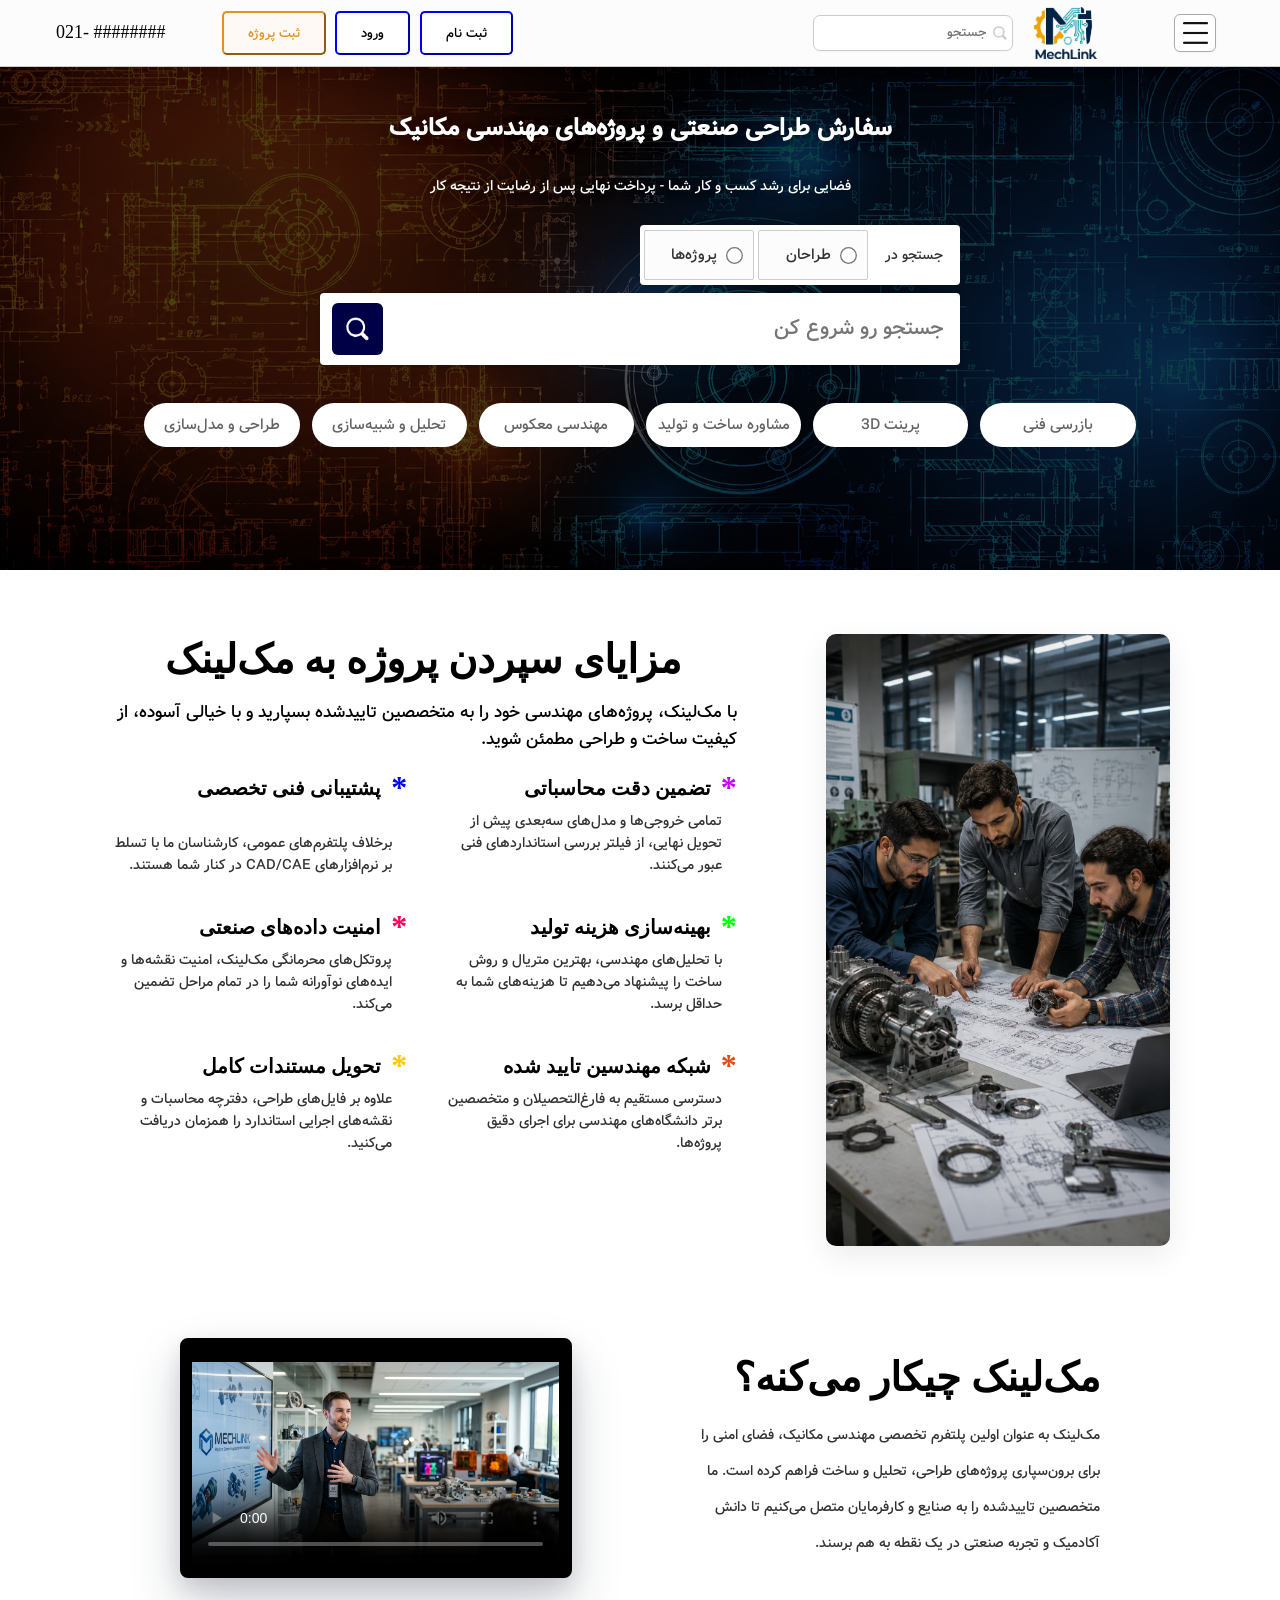
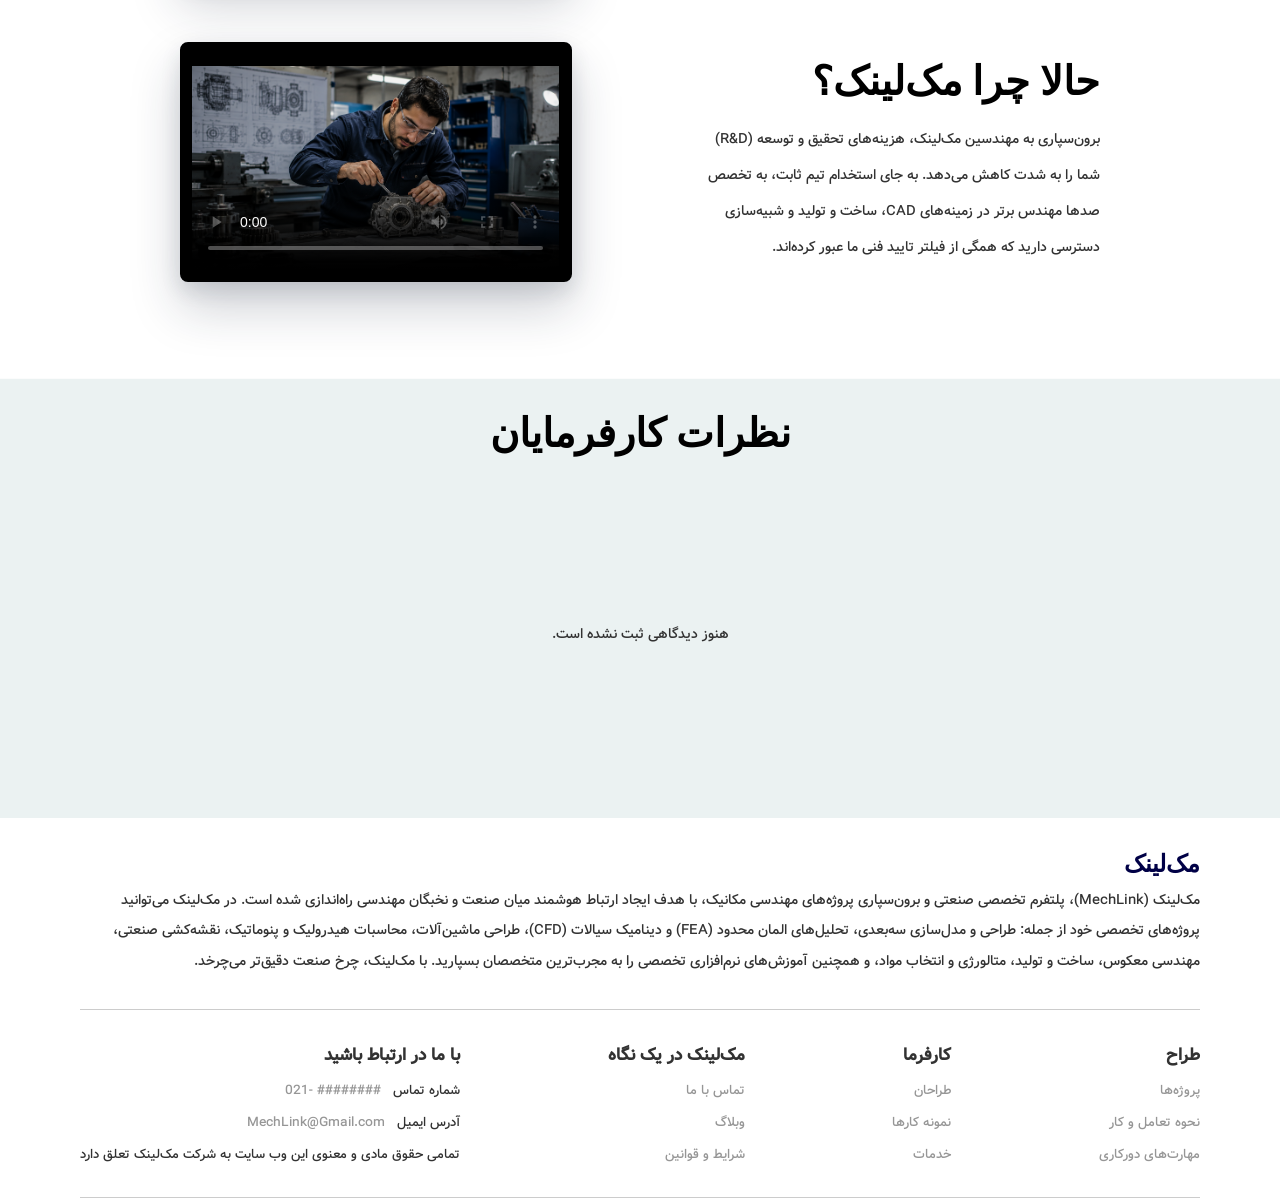
<file: MechLink/homepage/index.html>
<!DOCTYPE html>
<html lang="fa">
<head>
    <meta name="viewport" content="width=device-width, initial-scale=1.0, maximum-scale=1.0, user-scalable=no"/>
    <meta charset="UTF-8">
    <title>سفارش طراحی صنعتی و پروژه‌های مهندسی مکانیک-مک‌لینک</title>
    <link rel="stylesheet" href="style.css">
</head>
<body>
    <header class="header">
        <div class="header__actions">
            <a href="tel:021########">
                <span class="tel-span">021- ########</span>
            </a>
            <div>
                <button class="postJobButton">ثبت پروژه</button>
                <button class="loginLabel">ورود</button>
                <button class="signUpLabel">ثبت نام</button>
            </div>
        </div>
        <div class="header__items">
            <div class="logoANDsearch">
                <div class="search-box">
                    <input type="search" name="search-input" id="search_input" placeholder="جستجو">
                    <button><img src="./pictures/Search-Icon.jpg" alt="Search-Icon"></button>
                </div>
                <a href="#"><img class="logo" src="./pictures/MechLink-Logo.jpg" alt="MechLink-Logo"></a>
            </div>
            <a id="menu_link" class="menu-link"><img class="menu" src="./pictures/Menu-Icon.jpg" alt="Menu-Icon"></a>
        </div>
    </header>
    <main class="main">
        <section class="hero">
            <h1>سفارش طراحی صنعتی و پروژه‌های مهندسی مکانیک</h1>
            <p>فضایی برای رشد کسب و کار شما - پرداخت نهایی پس از رضایت از نتیجه کار</p>
            <div class="hero__search">
                <div>
                    <div class="search-radio">
                        <input type="radio" name="search-radio" id="search_radio1">
                        <label for="search_radio1">پروژه‌ها</label>
                    </div>
                    <div class="search-radio">
                        <input type="radio" name="search-radio" id="search_radio2">
                        <label for="search_radio2">طراحان</label>
                    </div>
                    <p>جستجو در</p>
                </div>
                <div id="main-search-box" class="search-box">
                    <button id="blue-button"><img src="./pictures/Search-Icon2 (blue).jpg" alt="Search-Icon"></button>
                    <input type="search" name="hero-search-input"id="hero_search_input" placeholder="جستجو رو شروع کن">
                </div>
            </div>
            <ul class="services-list">
                <li><a href="#">طراحی و مدل‌سازی</a></li>
                <li><a href="#">تحلیل و شبیه‌سازی</a></li>
                <li><a href="#">مهندسی معکوس</a></li>
                <li><a href="#">مشاوره ساخت و تولید</a></li>
                <li><a href="#">3D <bdi>پرینت</bdi></a></li>
                <li><a href="#">بازرسی فنی</a></li>
            </ul>
        </section>
        <section class="main__advert">
            <div>
                <h2>مزایای سپردن پروژه به مک‌لینک</h2>
                <p>با مک‌لینک، پروژه‌های مهندسی خود را به متخصصین تاییدشده بسپارید و با خیالی آسوده، از کیفیت ساخت و طراحی مطمئن شوید.</p>
                <div class="adverts-div">
                    <div>
                        <h3><span>* </span>&nbsp;&nbsp;تضمین دقت محاسباتی</h3>
                        <p>تمامی خروجی‌ها و مدل‌های سه‌بعدی پیش از تحویل نهایی، از فیلتر بررسی استانداردهای فنی عبور می‌کنند.</p>
                    </div>
                    <div>
                        <h3><span>* </span>&nbsp;&nbsp;پشتیبانی فنی تخصصی</h3>
                        <p>برخلاف پلتفرم‌های عمومی، کارشناسان ما با تسلط بر نرم‌افزارهای CAD/CAE در کنار شما هستند.</p>
                    </div>
                    <div>
                        <h3><span>* </span>&nbsp;&nbsp;بهینه‌سازی هزینه تولید</h3>
                        <p>با تحلیل‌های مهندسی، بهترین متریال و روش ساخت را پیشنهاد می‌دهیم تا هزینه‌های شما به حداقل برسد.</p>
                    </div>
                    <div>
                        <h3><span>* </span>&nbsp;&nbsp;امنیت داده‌های صنعتی</h3>
                        <p>پروتکل‌های محرمانگی مک‌لینک، امنیت نقشه‌ها و ایده‌های نوآورانه شما را در تمام مراحل تضمین می‌کند.</p>
                    </div>
                    <div>
                        <h3><span>* </span>&nbsp;&nbsp;شبکه مهندسین تایید شده</h3>
                        <p>دسترسی مستقیم به فارغ‌التحصیلان و متخصصین برتر دانشگاه‌های مهندسی برای اجرای دقیق پروژه‌ها.</p>
                    </div>
                    <div>
                        <h3><span>* </span>&nbsp;&nbsp;تحویل مستندات کامل</h3>
                        <p>علاوه بر فایل‌های طراحی، دفترچه محاسبات و نقشه‌های اجرایی استاندارد را همزمان دریافت می‌کنید.</p>
                    </div>
                </div>
            </div>
            <img src="./pictures/Designers-Picture.png" alt="">
        </section>
        <section class="main__desc">
            <div>
                <video src="#" controls poster="./pictures/Designer-Picture2.png"></video>
                <div>
                    <h2>مک‌لینک چیکار می‌کنه؟</h2>
                    <p>مک‌لینک به عنوان اولین پلتفرم تخصصی مهندسی مکانیک، فضای امنی را برای برون‌سپاری پروژه‌های طراحی، تحلیل و ساخت فراهم کرده است. ما متخصصین تاییدشده را به صنایع و کارفرمایان متصل می‌کنیم تا دانش آکادمیک و تجربه صنعتی در یک نقطه به هم برسند.</p>
                </div>
            </div>
            <div>
                <video src="#" controls poster="./pictures/Designer-Picture.png"></video>
                <div>
                    <h2>حالا چرا مک‌لینک؟</h2>
                    <p>برون‌سپاری به مهندسین مک‌لینک، هزینه‌های تحقیق و توسعه (R&D) شما را به شدت کاهش می‌دهد. به جای استخدام تیم ثابت، به تخصص صدها مهندس برتر در زمینه‌های CAD، ساخت و تولید و شبیه‌سازی دسترسی دارید که همگی از فیلتر تایید فنی ما عبور کرده‌اند.</p>
                </div>
            </div>
        </section>
        <section class="main__comments">
            <h2>نظرات کارفرمایان</h2>
            <div>
                <p>هنوز دیدگاهی ثبت نشده است.</p>
            </div>
        </section>
    </main>
    <footer class="footer">
        <section class="footer__desc">
            <h3>مک‌لینک</h3>
            <p>مک‌لینک (MechLink)، پلتفرم تخصصی صنعتی و برون‌سپاری پروژه‌های مهندسی مکانیک، با هدف ایجاد ارتباط هوشمند میان صنعت و نخبگان مهندسی راه‌اندازی شده است. در مک‌لینک می‌توانید پروژه‌های تخصصی خود از جمله: طراحی و مدل‌سازی سه‌بعدی، تحلیل‌های المان محدود (FEA) و دینامیک سیالات (CFD)، طراحی ماشین‌آلات، محاسبات هیدرولیک و پنوماتیک، نقشه‌کشی صنعتی، مهندسی معکوس، ساخت و تولید، متالورژی و انتخاب مواد، و همچنین آموزش‌های نرم‌افزاری تخصصی را به مجرب‌ترین متخصصان بسپارید. با مک‌لینک، چرخ صنعت دقیق‌تر می‌چرخد.</p>
        </section>
        <section class="footer__links">
            <div>
                <h3>طراح</h3>
                <a href="#">پروژه‌ها</a>
                <a href="#">نحوه تعامل و کار</a>
                <a href="#">مهارت‌های دورکاری</a>
            </div>
            <div>
                <h3>کارفرما</h3>
                <a href="#">طراحان</a>
                <a href="#">نمونه کارها</a>
                <a href="#">خدمات</a>
            </div>
            <div>
                <h3>مک‌لینک در یک نگاه</h3>
                <a href="#">تماس با ما</a>
                <a href="#">وبلاگ</a>
                <a href="#">شرایط و قوانین</a>
            </div>
            <div>
                <h3>با ما در ارتباط باشید</h3>
                <p>
                    <bdi>شماره تماس</bdi>
                    &nbsp;
                    <a href="tel:021########">
                        ######## -021
                    </a>
                </p>
                <p>
                    <bdi>آدرس ایمیل</bdi>
                    &nbsp;
                    <a href="mailto:MechLink@Gmail.com">
                        MechLink@Gmail.com
                    </a>
                </p>
                <p><bdi id="copy-right">تمامی حقوق مادی و معنوی این وب سایت به شرکت مک‌لینک تعلق دارد</bdi></p>
            </div>
        </section>
    </footer>
    <div id="overlay" class="overlay"></div>
    <nav id="side-menu" class="side-menu">
        <div id="close-div" class="side-menu__top">
            <img src="./pictures/MechLink-Logo.jpg" alt="MechLink-Logo">
            <button id="close-btn">×</button>
        </div>
        <ul class="menu-items">
            <li><button class="postJobButton">ثبت پروژه &nbsp;<span>+</span></button></li>
            <li><a>صفحه اصلی<img src="./pictures/Home-Icon.jpg" alt="Home-Icon"></a></li>
            <li><a class="signUpLabel">ثبت نام<img src="./pictures/SignUp-Icon.jpg" alt="SignUp-Icon"></a></li>
            <li><a class="loginLabel">ورود<img src="./pictures/Login-Icon.jpg" alt="Login-Icon"></img></a></li>
            <li><a href="#">پروژه‌ها<img src="./pictures/Projects_Icon.jpg" alt="Projects_Icon"></a></li>
            <li><a href="#">خدمات<img src="./pictures/Services-Icon.jpg" alt="Services-Icon"></a></li>
            <li><a href="#">طراحان<img src="./pictures/Designers-Icon.jpg" alt="Designers-Icon"></a></li>
            <li><a href="#">نمونه کارها<img src="./pictures/Work-Icon.jpg" alt="Work-Icon"></a></li>
        </ul>
    </nav>
    <nav id="signUpPane" class="sign-up-pane">
        <h1>ثبت نام در <span>مک‌لینک</span></h1>
        <div>
            <div>
                <div>
                    <input type="radio" name="role-radio" id="roleRadio1">
                    <label for="roleRadio1">طراح</label>
                </div>
                <p>شما فردی به دنبال کسب درآمد از انجام پروژه و دورکاری هستید.</p>
            </div>
            <div>
                <div>
                    <input type="radio" name="role-radio" id="roleRadio2">
                    <label for="roleRadio2">کارفرما</label>
                </div>
                <p>شما نیاز به برونسپاری پروژه و ارتقای کسب و کار خود دارید.</p>
            </div>
        </div>
        <input type="tel" name="sign-up-tel" id="signUpTel" placeholder="شماره موبایل خود را وارد کنید.">
        <button type="submit">ثبت نام</button>
        <div>
            <p>قبلاً در مک‌لینک ثبت نام کرده‌اید؟</p>
            <a class="loginLabel">ورود به مک‌لینک</a>
        </div>
    </nav>
    <nav id="loginPane" class="login-pane">
        <h1>ورود به <span>مک‌لینک</span></h1>
        <input type="email" name="login-tel" id="loginTel" placeholder="ایمیل یا شماره موبایل خود را وارد کنید.">
        <input type="password" name="login-password" id="loginPassword" placeholder="رمز عبور خود را وارد کنید.">
        <button type="submit">ورود</button>
        <div>
            <p>کاربر جدید هستید؟</p>
            <a class="signUpLabel">ثبت نام در مک‌لینک</a>
        </div>
    </nav>
    <script type="text/javascript" src="script.js"></script>
</body>
</html>
</file>
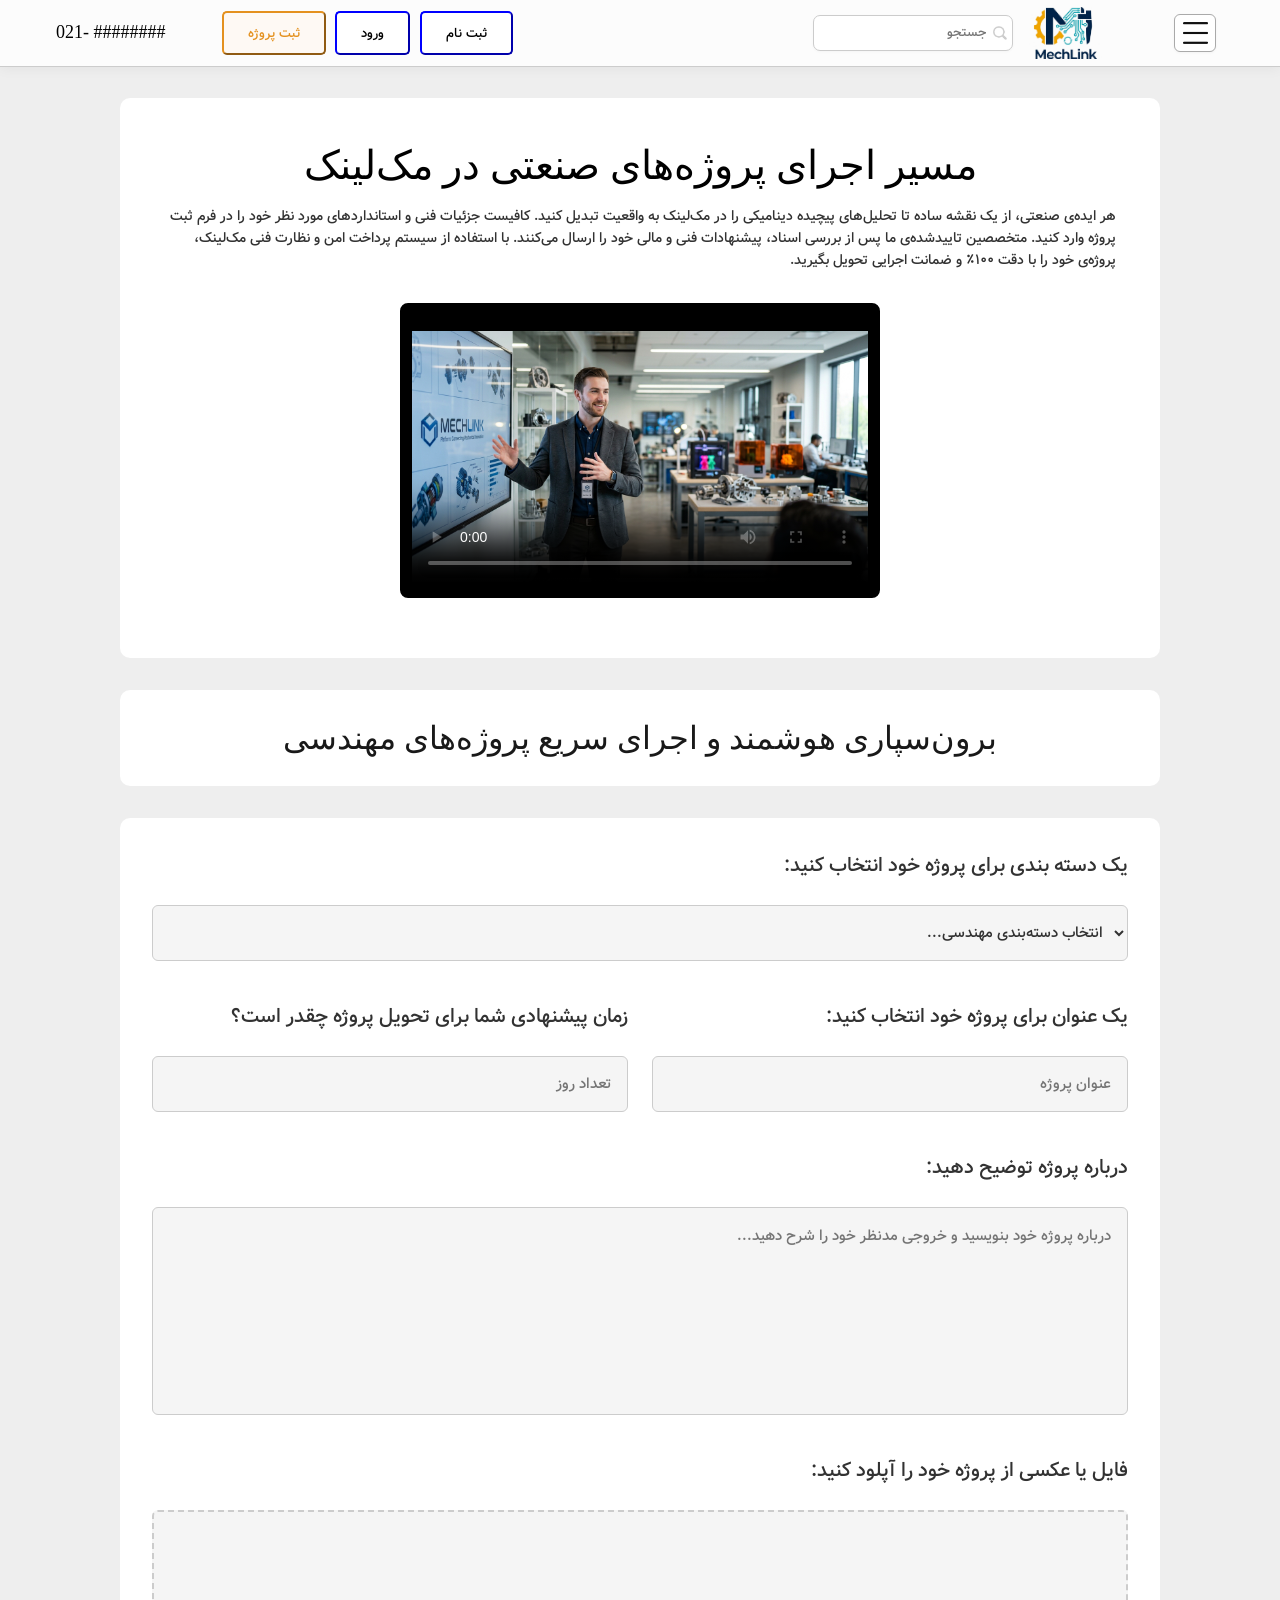
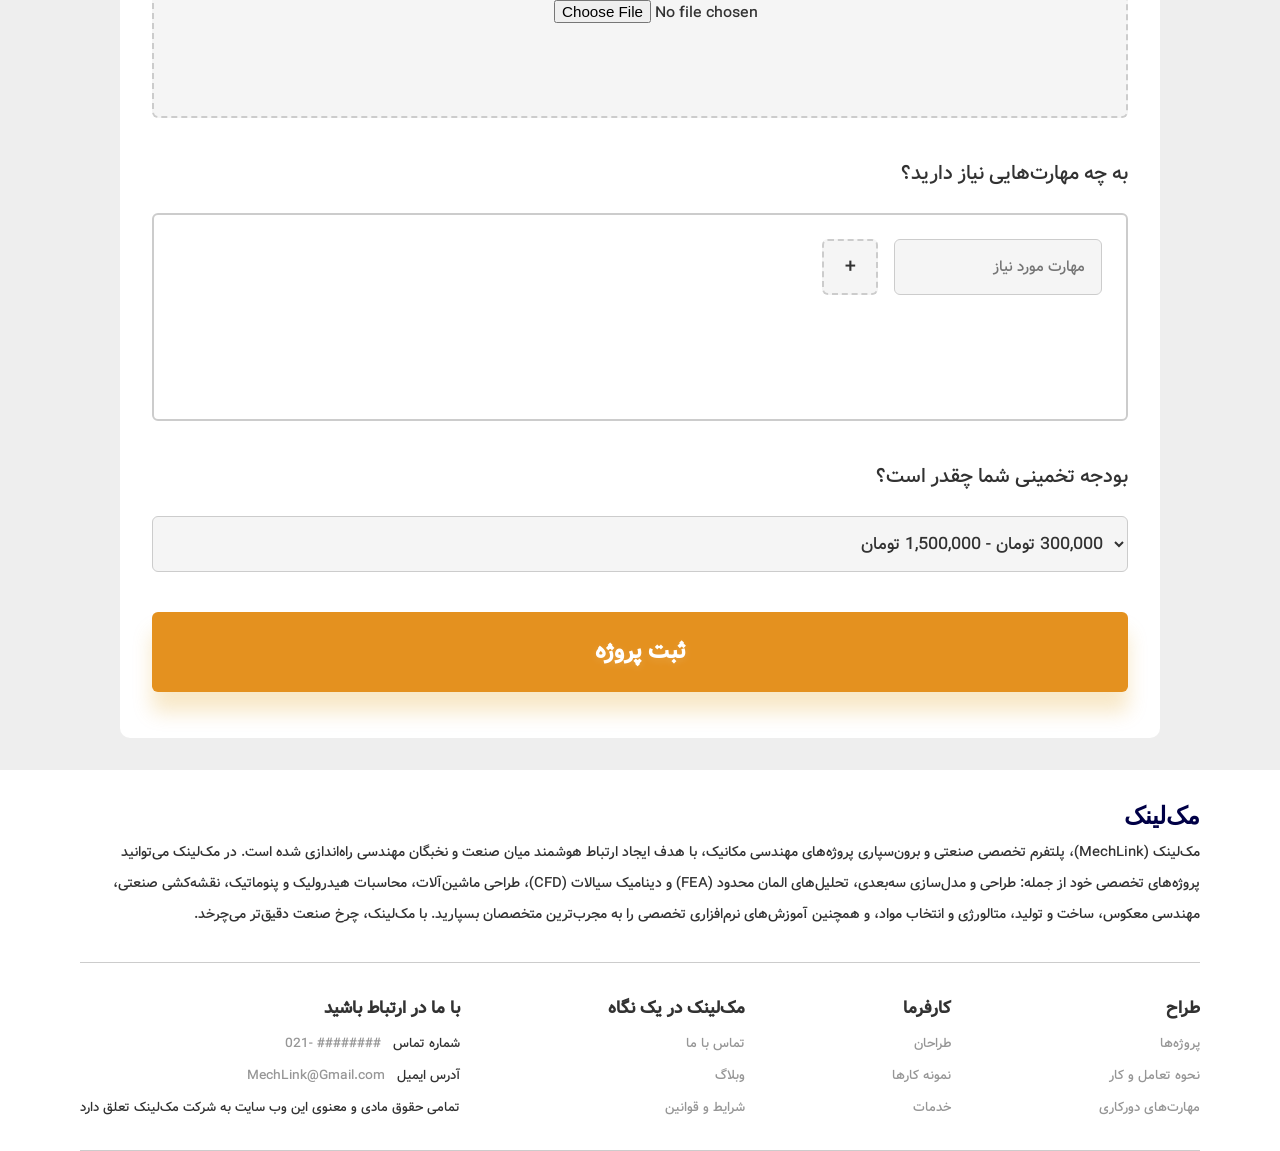
<file: MechLink/post-job/index.html>
<!DOCTYPE html>
<html lang="fa">
<head>
    <meta name="viewport" content="width=device-width, initial-scale=1.0, maximum-scale=1.0, user-scalable=no"/>
    <meta charset="UTF-8">
    <title>سفارش طراحی صنعتی و پروژه‌های مهندسی مکانیک-مک‌لینک</title>
    <link rel="stylesheet" href="style.css">
</head>
<body>
    <header class="header">
        <div class="header__actions">
            <a href="tel:021########">
                <span class="tel-span">021- ########</span>
            </a>
            <div>
                <button class="postJobButton">ثبت پروژه</button>
                <button class="loginLabel">ورود</button>
                <button class="signUpLabel">ثبت نام</button>
            </div>
        </div>
        <div class="header__items">
            <div class="logoANDsearch">
                <div class="search-box">
                    <input type="search" name="search-input" id="search_input" placeholder="جستجو">
                    <button><img src="./pictures/Search-Icon.jpg" alt="Search-Icon"></button>
                </div>
                <a href="../homepage/index.html"><img class="logo" src="./pictures/MechLink-Logo.jpg" alt="MechLink-Logo"></a>
            </div>
            <a id="menu_link" class="menu-link"><img class="menu" src="./pictures/Menu-Icon.jpg" alt="Menu-Icon"></a>
        </div>
    </header>
    <main class="main">
        <section class="hero">
            <h1>مسیر اجرای پروژه‌های صنعتی در مک‌لینک</h1>
            <p>هر ایده‌ی صنعتی، از یک نقشه ساده تا تحلیل‌های پیچیده دینامیکی را در مک‌لینک به واقعیت تبدیل کنید. کافیست جزئیات فنی و استانداردهای مورد نظر خود را در فرم ثبت پروژه وارد کنید. متخصصین تاییدشده‌ی ما پس از بررسی اسناد، پیشنهادات فنی و مالی خود را ارسال می‌کنند. با استفاده از سیستم پرداخت امن و نظارت فنی مک‌لینک، پروژه‌ی خود را با دقت ۱۰۰٪ و ضمانت اجرایی تحویل بگیرید.</p>
            <div>
                <video src="#" controls poster="./pictures/Designer-Picture2.png"></video>
            </div>
        </section>
        <section class="main__title">
            <h2>برون‌سپاری هوشمند و اجرای سریع پروژه‌های مهندسی</h2>
        </section>
        <section class="main__form">
            <div>
                <label for="categoriesSelect">یک دسته بندی برای پروژه خود انتخاب کنید:</label>
                <select name="categories-select" id="categoriesSelect">
                    <option value="">انتخاب دسته‌بندی مهندسی...</option>
                    <option value="op1">طراحی و مدل‌سازی سه‌بعدی (CAD)</option>
                    <option value="op2">شبیه‌سازی و تحلیل مهندسی (CAE)</option>
                    <option value="op3">مهندسی معکوس</option>
                    <option value="op4">طراحی قالب و ابزارسازی</option>
                    <option value="op5">ساخت و تولید (CAM)</option>
                    <option value="op6">نقشه‌کشی و استانداردهای صنعتی</option>
                    <option value="op7">پرینت سه‌بعدی و نمونه‌سازی سریع</option>
                    <option value="op8">مشاوره فنی و بازرسی</option>
                </select>
            </div>
            <div>
                <label for="projectName">یک عنوان برای پروژه خود انتخاب کنید:</label>
                <input type="text" name="project-name" id="projectName" placeholder="عنوان پروژه">
                <label for="dLTime">زمان پیشنهادی شما برای تحویل پروژه چقدر است؟</label>
                <input type="text" name="dl-time" id="dLTime" placeholder="تعداد روز">
            </div>
            <div>
                <label for="projDec">درباره پروژه توضیح دهید:</label>
                <textarea name="proj-dec" id="projDec" placeholder="درباره پروژه خود بنویسید و خروجی مدنظر خود را شرح دهید..."></textarea>
            </div>
            <div>
                <label for="fileChooser">فایل یا عکسی از پروژه خود را آپلود کنید:</label>
                <input type="file" name="file-chooser" id="fileChooser">
            </div>
            <div>
                <label for="skillsDiv">به چه مهارت‌هایی نیاز دارید؟</label>
                <div id="skillsDiv">
                    <input type="text" name="required-skill1" id="requiredSkill1" placeholder="مهارت مورد نیاز">
                    <button id="addButton">+</button>
                </div>
            </div>
            <div>
                <label for="budgetSelect">بودجه تخمینی شما چقدر است؟</label>
                <select name="budget-select" id="budgetSelect">
                    <option value="op1">300,000 تومان - 1,500,000 تومان</option>
                    <option value="op2">1,500,000 تومان - 3,000,000 تومان</option>
                    <option value="op3">3,000,000 تومان - 7,000,000 تومان</option>
                    <option value="op4">7,000,000 تومان - 15,000,000 تومان</option>
                    <option value="op5">15,000,000 تومان - 50,000,000 تومان</option>
                    <option value="op6">50,000,000 تومان - 500,000,000 تومان</option>
                </select>
            </div>
            <button type="submit">ثبت پروژه</button>
        </section>
    </main>
    <footer class="footer">
        <section class="footer__desc">
            <h3>مک‌لینک</h3>
            <p>مک‌لینک (MechLink)، پلتفرم تخصصی صنعتی و برون‌سپاری پروژه‌های مهندسی مکانیک، با هدف ایجاد ارتباط هوشمند میان صنعت و نخبگان مهندسی راه‌اندازی شده است. در مک‌لینک می‌توانید پروژه‌های تخصصی خود از جمله: طراحی و مدل‌سازی سه‌بعدی، تحلیل‌های المان محدود (FEA) و دینامیک سیالات (CFD)، طراحی ماشین‌آلات، محاسبات هیدرولیک و پنوماتیک، نقشه‌کشی صنعتی، مهندسی معکوس، ساخت و تولید، متالورژی و انتخاب مواد، و همچنین آموزش‌های نرم‌افزاری تخصصی را به مجرب‌ترین متخصصان بسپارید. با مک‌لینک، چرخ صنعت دقیق‌تر می‌چرخد.</p>
        </section>
        <section class="footer__links">
            <div>
                <h3>طراح</h3>
                <a href="#">پروژه‌ها</a>
                <a href="#">نحوه تعامل و کار</a>
                <a href="#">مهارت‌های دورکاری</a>
            </div>
            <div>
                <h3>کارفرما</h3>
                <a href="#">طراحان</a>
                <a href="#">نمونه کارها</a>
                <a href="#">خدمات</a>
            </div>
            <div>
                <h3>مک‌لینک در یک نگاه</h3>
                <a href="#">تماس با ما</a>
                <a href="#">وبلاگ</a>
                <a href="#">شرایط و قوانین</a>
            </div>
            <div>
                <h3>با ما در ارتباط باشید</h3>
                <p>
                    <bdi>شماره تماس</bdi>
                    &nbsp;
                    <a href="tel:021########">
                        ######## -021
                    </a>
                </p>
                <p>
                    <bdi>آدرس ایمیل</bdi>
                    &nbsp;
                    <a href="mailto:MechLink@Gmail.com">
                        MechLink@Gmail.com
                    </a>
                </p>
                <p><bdi id="copy-right">تمامی حقوق مادی و معنوی این وب سایت به شرکت مک‌لینک تعلق دارد</bdi></p>
            </div>
        </section>
    </footer>
    <div id="overlay" class="overlay"></div>
    <nav id="side-menu" class="side-menu">
        <div id="close-div" class="side-menu__top">
            <img src="./pictures/MechLink-Logo.jpg" alt="MechLink-Logo">
            <button id="close-btn">×</button>
        </div>
        <ul class="menu-items">
            <li><button class="postJobButton">ثبت پروژه &nbsp;<span>+</span></button></li>
            <li><a href="../homepage/index.html">صفحه اصلی<img src="./pictures/Home-Icon.jpg" alt="Home-Icon"></a></li>
            <li><a class="signUpLabel">ثبت نام<img src="./pictures/SignUp-Icon.jpg" alt="SignUp-Icon"></a></li>
            <li><a class="loginLabel">ورود<img src="./pictures/Login-Icon.jpg" alt="Login-Icon"></img></a></li>
            <li><a href="#">پروژه‌ها<img src="./pictures/Projects_Icon.jpg" alt="Projects_Icon"></a></li>
            <li><a href="#">خدمات<img src="./pictures/Services-Icon.jpg" alt="Services-Icon"></a></li>
            <li><a href="#">طراحان<img src="./pictures/Designers-Icon.jpg" alt="Designers-Icon"></a></li>
            <li><a href="#">نمونه کارها<img src="./pictures/Work-Icon.jpg" alt="Work-Icon"></a></li>
        </ul>
    </nav>
    <nav id="signUpPane" class="sign-up-pane">
        <h1>ثبت نام در <span>مک‌لینک</span></h1>
        <div>
            <div>
                <div>
                    <input type="radio" name="role-radio" id="roleRadio1">
                    <label for="roleRadio1">طراح</label>
                </div>
                <p>شما فردی به دنبال کسب درآمد از انجام پروژه و دورکاری هستید.</p>
            </div>
            <div>
                <div>
                    <input type="radio" name="role-radio" id="roleRadio2">
                    <label for="roleRadio2">کارفرما</label>
                </div>
                <p>شما نیاز به برونسپاری پروژه و ارتقای کسب و کار خود دارید.</p>
            </div>
        </div>
        <input type="tel" name="sign-up-tel" id="signUpTel" placeholder="شماره موبایل خود را وارد کنید.">
        <button type="submit">ثبت نام</button>
        <div>
            <p>قبلاً در مک‌لینک ثبت نام کرده‌اید؟</p>
            <a class="loginLabel">ورود به مک‌لینک</a>
        </div>
    </nav>
    <nav id="loginPane" class="login-pane">
        <h1>ورود به <span>مک‌لینک</span></h1>
        <input type="email" name="login-tel" id="loginTel" placeholder="ایمیل یا شماره موبایل خود را وارد کنید.">
        <input type="password" name="login-password" id="loginPassword" placeholder="رمز عبور خود را وارد کنید.">
        <button type="submit">ورود</button>
        <div>
            <p>کاربر جدید هستید؟</p>
            <a class="signUpLabel">ثبت نام در مک‌لینک</a>
        </div>
    </nav>
    <script type="text/javascript" src="script.js"></script>
</body>
</html>
</file>
<file: MechLink/homepage/style.css>
html {
    scroll-behavior: smooth;
}

@font-face {
    font-family: 'Vazir';
    src: url('./fonts/Vazir-Medium.woff2') format('woff2');
    font-weight: normal;
    font-style: normal;
}

@font-face {
    font-family: 'B Koodak';
    src: url('./fonts/SKOODAKO.TTF') format('ttf');
    font-weight: normal;
    font-style: normal;
}

@font-face {
    font-family: 'B Nazanin';
    src: url('./fonts/BNazanin.ttf') format('ttf');
    font-weight: normal;
    font-style: normal;
}

@font-face {
    font-family: 'B Traffic';
    src: url('./fonts/STRAFFIC.TTF') format('ttf');
    font-weight: normal;
    font-style: normal;
}

@font-face {
    font-family: 'B Farnaz';
    src: url('./fonts/SFARNAZ.TTF') format('ttf');
    font-weight: normal;
    font-style: normal;
}

* {
    margin: 0;
    padding: 0;
    box-sizing: border-box;
    font-family: 'Vazir';
}

body {
    display: flex;
    flex-direction: column;
    justify-content: flex-start;
    align-items: center;
    overflow-y: auto;
    overflow-x: hidden;
}

p, h1, h2, h3, span {
    direction: rtl;
    font-variant-numeric: tabular-nums;
}

/*
    Header Style:
*/

.header {
    display: flex;
    position: fixed;
    top: 0;
    right: 0;
    width: 100vw;
    height: 67px;
    flex-direction: row;
    justify-content: space-between;
    align-items: center;
    background-color: rgb(252, 252, 252);
    border-bottom: 1px solid #ccc;
    z-index: 999;
    box-shadow: 0 2px 12px rgba(0,0,0,0.05);
    backdrop-filter: blur(8px);
}

.header__actions {
    margin-left: 3.5rem;
    display: flex;
    flex-direction: row;
    justify-content: space-between;
    align-items: center;
    gap: 1rem;
}

.header__actions a {
    text-decoration: none;
    color: inherit;
    position: relative;
}

.header__actions a::after {
    content: '';
    position: absolute;
    bottom: 0;
    left: 0;
    width: 0;
    background-color: black;
    transition: width 0.4s ease;
}

.header__actions a:hover::after {
    width: 100%;
    border: 1px solid black;
}

.tel-span {
    font-family: 'B Koodak';
    font-size: large;
}

.tel-span:hover {
    font-weight: bold;
}

.header__actions button {
    padding: 0.6rem 1.5rem;
    background-color: white;
    border-radius: 5px;
    border-color: blue;
    transition: background-color .25s ease, color .25s ease, border-color .25s ease, box-shadow .25s ease;
    display: flex;
    flex-direction: row;
    justify-content: center;
    align-items: center;
}

.header__actions button:hover {
    cursor: pointer;
    background-color: rgb(237, 237, 255);
    box-shadow: 0 4px 12px rgba(0,0,0,.08);
}

.header__actions button:active {
    box-shadow: inset 0 2px 6px rgba(0,0,0,.15);
}

.header__actions button:nth-child(1) {
    border-color: rgb(228, 145, 31);
    color: rgb(228, 145, 31);
    background-color: rgb(254, 249, 244);
    transition: all 0.3s;
    margin-left: 2.5rem;
}

.header__actions button:nth-child(1):hover {
    background-color: rgb(228, 145, 31);
    color: white;
    border: 2px solid rgb(228, 145, 31);
}

.header__actions button:nth-child(1):active {
    box-shadow: inset 0 3px 8px rgba(0,0,0,.2);
}

.header__actions div {
    display: flex;
    justify-content: space-between;
    align-items: center;
    gap: 0.6rem;
}

.header__items {
    display: flex;
    justify-content: space-between;
    align-items: center;
    gap: 4.5rem;
    margin-right: 4rem;
}

.search-box {
    display: flex;
    flex-direction: row;
    justify-content: center;
    align-items: center;
    border: 1px solid #ccc;
    height: 2.25rem;
    border-radius: 7px;
    padding: 2px;
    gap: 0.4rem;
    background-color: white;
    transition: all 0.3s;
    box-shadow: 0 1px 3px rgba(0,0,0,.03);  
}

.search-box:hover {
    border-color: #aaa;
    box-shadow: 0 4px 14px rgba(0,0,0,.08);
}

.search-box:focus-within {
    box-shadow: 0 0 0 3px rgba(0,0,70,.08);
    border-color: rgb(0,0,70);
}

.search-box input {
    height: 1.85rem;
    border: none;
    outline: none;
    text-align: right;
    direction: rtl;
}

.search-box button {
    border: none;
    background-color: white;
    display: flex;
    justify-content: center;
    align-items: center;
    margin-right: 0.2rem;
    height: 1.85rem;
}

.search-box button:hover {
    cursor: pointer;
}

.search-box button img {
    height: 0.9rem;
    background-color: white;
}

.logo {
    height: 3.24rem;
    transition: all .3s ease;
}

.logo:hover {
    transform: scale(1.02);
}

.header__items a {
    display: flex;
    justify-content: center;
    align-items: center;
}

.menu {
    height: 1.35rem;
    margin: 0.45rem;
}

.menu-link {
    border: 1px solid #aaa;
    border-radius: 6px;
    background-color: white;
    transition: all 0.3s;
    box-shadow: 0 1px 3px rgba(0,0,0,.04);
}

.menu-link:hover {
    cursor: pointer;
    box-shadow: 0 4px 12px rgba(0,0,0,.08);
}

.menu-link:active {
    box-shadow: inset 0 2px 5px rgba(0,0,0,.15);
}

.logoANDsearch {
    display: flex;
    flex-direction: row;
    justify-content: space-between;
    align-items: center;
    gap: 1rem;
}

/*
    Side Menu Style:
*/

.overlay {
    position: fixed;
    top: 0;
    left: 0;
    width: 100vw;
    height: 100vh;
    background-color: rgba(0, 0, 0, 0.5);
    display: none;
    z-index: 1000;
    backdrop-filter: blur(5px);
}

.side-menu {
    position: fixed;
    top: 0;
    right: -20rem;
    width: 14rem;
    height: 100vh;
    background-color: rgb(252, 252, 252);
    z-index: 1001;
    transition: right 0.4s ease;
    padding: 20px;
    box-shadow: -10px 0 30px rgba(0,0,0,.08), -2px 0 10px rgba(0,0,0,.04);
    display: flex;
    flex-direction: column;
    justify-content: flex-start;
    align-items: center;
    gap: 2.5rem;
}

.side-menu.open {
    right: 0;
}

.overlay.show {
    display: block;
}

.side-menu__top {
    display: flex;
    flex-direction: row;
    justify-content: center ;
    align-items: center;
}

.side-menu__top img {
    height: 4.5rem;
}

.side-menu__top img:hover {
    cursor: pointer;
}

#close-btn {
    border: none;
    background-color: rgb(252, 252, 252);
    font-family: 'Franklin Gothic Medium', 'Arial Narrow', Arial, sans-serif;
    font-weight: bolder;
    font-size: 2.5rem;
    color: rgb(0, 0, 70);
}

#close-btn:hover {
    cursor: pointer;
}

#close-btn:active {
    color: rgb(70,70,140);
}

.menu-items {
    display: flex;
    flex-direction: column;
    justify-content: space-between;
    align-items: center;
    gap: 1.5rem;
    list-style: none;
}

.menu-items li {
    width: 12.5rem;
    text-align: right;
    color: rgb(100, 100, 100);
}

.menu-items li a {
    text-decoration: none;
    color: inherit;
    padding-right: 1.5rem;
    display: flex;
    flex-direction: row;
    justify-content: flex-end;
    align-items: end;
    gap: 0.5rem;
    font-family: 'B Traffic';
    font-size: 1.05rem;
    transition: color .25s ease, opacity .25s ease;
}

.menu-items li a:hover {
    color: rgb(0, 0, 70);
    cursor: pointer;
    text-shadow: 0 0 1px rgba(0,0,70,.15);
    img {
        filter: grayscale(0);
    }
}

.menu-items li :active {
    opacity: .75;
}
.menu-items li:nth-child(2) {
    color: rgb(0, 0, 70);
    font-weight: bold;
}

.menu-items li:nth-child(2) a img {
    filter: grayscale(0);
}

.menu-items li a img {
    height: 1.8rem;
    padding-left: 0.5rem;
    filter: grayscale(100%);
}

.menu-items li:nth-child(1) button {
    display: flex;
    flex-direction: row;
    align-items: center;
    padding: 1rem 3.5rem;
    white-space: nowrap;
    border-radius: 6px;
    border: none;
    background-color: rgb(0, 0, 70);
    color: white;
    font-size: 1rem;
    transition: all 0.3;
}

.menu-items li:nth-child(1) button:hover {
    cursor: pointer;
    background-color: rgb(70, 70, 140);
}

.menu-items li:nth-child(1) button span {
    font-size: 1.8rem;
}

/*
    Sign-Up Pane Style:
*/

.sign-up-pane {
    position: fixed;
    top: 0;
    right: -32rem;
    width: 28rem;
    max-width: calc(100% - 2rem);
    height: 30rem;
    background-color: white;
    border-radius: 6px;
    z-index: 1001;
    padding: 1.75rem;
    box-shadow: -10px 0 30px rgba(0,0,0,.08), -2px 0 10px rgba(0,0,0,.04);
    display: flex;
    flex-direction: column;
    justify-content: flex-start;
    align-items: center;
    gap: 1.25rem;
}

.sign-up-pane.open {
    right: calc(50vw - 14rem);
    top: calc(50vh - 15rem);
}

.sign-up-pane > h1 {
    font-family: 'B Farnaz';
    color: rgb(228, 145, 31);
    font-size: 1.8rem;
}

.sign-up-pane > h1 > span {
    font-family: 'B Farnaz';
    color: rgb(0, 0, 70);
}

.sign-up-pane > div {
    width: 100%;
    display: flex;
    flex-direction: row-reverse;
    justify-content: space-between;
    align-items: center;
    border: 0.05rem solid #ccc;
    border-radius: 5px;
    background-color: rgb(245, 245, 245);
}

.sign-up-pane > div > div {
    min-height: 7rem;
    padding: 1rem;
    direction: rtl;
}

.sign-up-pane > div > div:nth-child(2) {
    border-right: 0.05rem solid #ccc;
}

.sign-up-pane > div > div > p {
    color: rgb(50, 50, 50);
    font-size: 0.8rem;
    margin-top: 0.4rem;
    font-weight: lighter;
}

.sign-up-pane > div > div > div > label {
    padding: 0.25rem;
    font-size: 1.2rem;
}

.sign-up-pane > input {
    width: 100%;
    height: 4rem;
    outline: none;
    border: 1px solid #ccc;
    padding: 1rem;
    direction: rtl;
    font-size: 1.05rem;
    border-radius: 6px;
    background-color: rgb(245, 245, 245);
    color: rgb(50, 50, 50);
}

.sign-up-pane > input:focus-within {
    background-color: white;
    box-shadow: 0 0 0 3px rgba(0,0,70,.08);
    border-color: rgb(0,0,70);
}

.sign-up-pane > button {
    width: 100%;
    height: 4rem;
    background-color: rgb(0, 0, 70);
    outline: none;
    border: none;
    border-radius: 5px;
    color: white;
    font-size: 1.05rem;
    font-weight: bold;
    margin-top: 1rem;
}

.sign-up-pane > button:hover {
    cursor: pointer;
    background-color: rgb(0, 0, 140);
}

.sign-up-pane > div:nth-child(5) {
    border: none;
    background-color: white;
    padding-right: 2rem;
    padding-left: 2rem;
    font-size: 0.95rem;
    margin-top: 0.75rem;
    color: rgb(25, 25, 25);
}

.sign-up-pane > div:nth-child(5) > a {
    color: rgb(0, 0, 70);
}

.sign-up-pane > div:nth-child(5) > a:hover {
    cursor: pointer;
    text-shadow: 0 0 2px rgba(0, 0, 70, 0.4);
}

/*
    Login Pane Style:
*/

.login-pane {
    position: fixed;
    top: 0;
    right: -32rem;
    width: 28rem;
    max-width: calc(100% - 2rem);
    height: 26rem;
    background-color: white;
    border-radius: 6px;
    z-index: 1001;
    padding: 1.75rem;
    box-shadow: -10px 0 30px rgba(0,0,0,.08), -2px 0 10px rgba(0,0,0,.04);
    display: flex;
    flex-direction: column;
    justify-content: flex-start;
    align-items: center;
    gap: 1.25rem;
}

.login-pane.open {
    right: calc(50vw - 14rem);
    top: calc(50vh - 15rem);
}

.login-pane > h1 {
    font-family: 'B Farnaz';
    color: rgb(228, 145, 31);
    font-size: 1.8rem;
}

.login-pane > h1 > span {
    font-family: 'B Farnaz';
    color: rgb(0, 0, 70);
}

.login-pane > div {
    width: 100%;
    display: flex;
    flex-direction: row-reverse;
    justify-content: space-between;
    align-items: center;
    border: 0.05rem solid #ccc;
    border-radius: 5px;
    background-color: rgb(245, 245, 245);
}

.login-pane > div > div {
    height: 7rem;
    padding: 1rem;
    direction: rtl;
}

.login-pane > div > div:nth-child(2) {
    border-right: 0.05rem solid #ccc;
}

.login-pane > div > div > p {
    color: rgb(50, 50, 50);
    font-size: 0.8rem;
    margin-top: 0.4rem;
    font-weight: lighter;
}

.login-pane > div > div > div > label {
    padding: 0.25rem;
    font-size: 1.2rem;
}

.login-pane > input {
    width: 100%;
    height: 4rem;
    outline: none;
    border: 1px solid #ccc;
    padding: 1rem;
    direction: rtl;
    font-size: 0.95rem;
    border-radius: 6px;
    background-color: rgb(245, 245, 245);
    color: rgb(50, 50, 50);
}

.login-pane > input:focus-within {
    background-color: white;
    box-shadow: 0 0 0 3px rgba(0,0,70,.08);
    border-color: rgb(0,0,70);
}

.login-pane > button {
    width: 100%;
    height: 4rem;
    background-color: rgb(0, 0, 70);
    outline: none;
    border: none;
    border-radius: 5px;
    color: white;
    font-size: 1.05rem;
    font-weight: bold;
    margin-top: 1rem;
}

.login-pane > button:hover {
    cursor: pointer;
    background-color: rgb(0, 0, 140);
}

.login-pane > div:nth-child(5) {
    border: none;
    background-color: white;
    padding-right: 3.6rem;
    padding-left: 3.6rem;
    font-size: 0.95rem;
    margin-top: 0.75rem;
    color: rgb(25, 25, 25);
}

.login-pane > div:nth-child(5) > a {
    color: rgb(0, 0, 70);
}

.login-pane > div:nth-child(5) > a:hover {
    cursor: pointer;
    text-shadow: 0 0 2px rgba(0, 0, 70, 0.4);
}

/*
    Main Content Style:
*/

.main {
    margin-top: 4.15rem;
    width: 100vw;
    min-height: calc(100vh - 68px);
}

.hero {
    position: relative;
    width: 100vw;
    height: 31.5rem;
    display: flex;
    flex-direction: column;
    justify-content: flex-start;
    align-items: center;
    padding: 2.75rem;
    gap: 1.75rem;
    overflow: hidden;
    color: white;
}

.hero::before {
    content: "";
    position: absolute;
    top: 0;
    left: 0;
    right: 0;
    bottom: 0;
    background-image: url('./pictures/MechanicalEngineering-Picture.jpg');
    background-size: cover;
    background-position: center;

    filter: brightness(0.3) saturate(80%);

    z-index: -1;
    transform: scale(1.1);
}

.hero > h1 {
    text-shadow: 0 2px 8px rgba(0,0,0,.35), 0 6px 20px rgba(0,0,0,.2);
}

.hero > p {
    font-size: 0.9rem;
    text-shadow: 0 2px 10px rgba(0,0,0,.35);
}

.hero__search {
    display: flex;
    flex-direction: column;
    justify-content: space-between;
    align-items: end;
    gap: 0.5rem;
    color: rgb(50, 50, 50);
    width: 40rem;
}

.hero__search > div {
    display: flex;
    flex-direction: row;
    justify-content: space-between;
    align-items: center;
    gap: 0.25rem;
    padding: 0.3rem 0.25rem;
    background-color: white;
    border-radius: 4px;
    font-size: 0.95rem;
}

.hero__search > div > p {
    margin: auto 0.8rem;
    font-size: 0.9rem;
}

.search-radio {
    direction: rtl;
    display: flex;
    flex-direction: row;
    justify-content: space-between;
    align-items: center;
    gap: 0.7rem;
    background-color: rgb(252, 252, 252);
    border: 1px solid #ccc;
    border-radius: 2px;
}

.search-radio input {
    direction: rtl;
    transform: scale(1.3);
    accent-color: rgb(220, 78, 22);
    margin-right: 0.75rem;
}

.search-radio input:hover {
    cursor: pointer;
}

.search-radio:has(input:checked) {
    border-color: rgb(220,78,22);
    box-shadow: 0 0 0 2px rgba(220,78,22,.08);
}

.search-radio label {
    width: 4.5rem;
    height: 3rem;
    display: flex;
    flex-direction: column;
    justify-content: center;
    align-items: start;
}

.search-radio label:hover {
    cursor: pointer;
}

#blue-button {
    background-color: rgb(0, 0, 70);
    width: 3.2rem;
    height: 3.2rem;
    margin-left: 0.5rem;
    border-radius: 6px;
}

#blue-button:active {
    opacity: .75;
}

#blue-button img {
    height: 1.5rem;
}

#main-search-box {
    border: none;
    height: 4.5rem;
    width: 40rem;
    margin-bottom: 0.6rem;
}

#main-search-box input {
    direction: rtl;
    margin-right: 0.75rem;
    width: 35rem;
    height: 3.2rem;
    font-size: 1.3rem;
}

.services-list {
    list-style: none;
    font-size: 0.95rem;
    display: flex;
    flex-direction: row;
    justify-content: space-between;
    align-items: center;
    gap: 0.75rem;
}

.services-list li {
    background-color: white;
    color: rgb(100, 100, 100);
    padding: 0.65rem;
    width: 9.7rem;
    text-align: center;
    border-radius: 25px;
    transition: background-color .25s ease, color .25s ease, box-shadow .25s ease;
}

.services-list li:hover {
    cursor: pointer;
    color: white;
    background-color: rgb(220, 78, 22);
    box-shadow: 0 8px 20px rgba(220,78,22,.18);
}

.services-list li:active {
    box-shadow: inset 0 2px 8px rgba(0,0,0,.15);
}

.services-list li a {
    text-decoration: none;
    color: inherit;
}

.main__advert {
    display: flex;
    flex-direction: row;
    justify-content: center;
    align-items: center;
    gap: 7vw;
    padding: 4rem 4vw;
}

.main__advert > img {
    width: 21.5rem;
    border-radius: 10px;
    box-shadow: 0 10px 30px rgba(0,0,0,.08);
}

.main__advert > div {
    max-width: 39.2rem;
    min-height: 38rem;
    display: flex;
    flex-direction: column;
    justify-content: flex-start;
    align-items: center;
    gap: 1rem;
    direction: rtl;
}

.main__advert > div > h2 {
    font-size: 2.5rem;
    font-family: 'B Farnaz';
}

.main__advert > div > p {
    font-size: 1.05rem;
}

.adverts-div div {
    display: flex;
    flex-direction: column;
    justify-content: space-between;
    align-items: start;
    gap: 0.25rem;
}

.adverts-div > div > h3 {
    font-size: 1.25rem;
    font-family: 'B Nazanin';
    font-weight: bold;
    display: flex;
    flex-direction: row;
    align-items: center;
}

.adverts-div > div > h3 > span {
    font-size: 2rem;
    font-family: 'B Nazanin';
    font-weight: bolder;
}

.adverts-div > div:nth-child(1) > h3 > span {
    color: rgb(195, 0, 255);
}

.adverts-div > div:nth-child(2) > h3 > span {
    color: rgb(0, 0, 255);
}

.adverts-div > div:nth-child(3) > h3 > span {
    color: rgb(0, 255, 0);
}

.adverts-div > div:nth-child(4) > h3 > span {
    color: #ff005d;
}

.adverts-div > div:nth-child(5) > h3 > span {
    color: rgb(220, 78, 22);
}

.adverts-div > div:nth-child(6) > h3 > span {
    color: #ffc800;
}

.adverts-div > div > p {
    font-size: 0.9rem;
    color: rgb(50, 50, 50);
    margin-right: 0.95rem;
}

.adverts-div {
    display: grid;
    grid-template-columns: 1fr 1fr;
    gap: 2rem;
}

.main__desc {
    margin-top: 1.75rem;
    display: flex;
    flex-direction: column;
    justify-content: space-between;
    align-items: center;
    gap: 4rem;
}

.main__desc > div {
    display: flex;
    flex-direction: row;
    justify-content: space-between;
    align-items: center;
    gap: 8rem;
}

.main__desc > div > div {
    display: flex;
    flex-direction: column;
    justify-content: space-between;
    align-items: start;
    gap: 1rem;
    max-width: 25rem;
    direction: rtl;
    text-align: right;
}

.main__desc > div > div > h2 {
    font-size: 2.5rem;
    font-family: 'B Farnaz';
}

.main__desc > div > div > p {
    font-size: 0.9rem;
    color: rgb(50, 50, 50);
    line-height: 2.5;
}

.main__desc > div > video {
    width: 24.45rem;
    height: 15rem;
    border: 0.75rem solid black;
    border-top: 1.5rem solid black;
    background-color: black;
    border-radius: 8px;
    box-shadow: 0 25px 50px rgba(27,38,59,.22), 0 8px 20px rgba(27,38,59,.12);
}

.main__comments {
    margin-top: 6rem;
    padding: 2rem;
    height: 27.5rem;
    direction: rtl;
    background-color: rgb(235, 242, 242);
    display: flex;
    flex-direction: column;
    justify-content: space-between;
    align-items: center;
    gap: 1rem;
    box-shadow: inset 0 1px 0 rgba(255,255,255,.8);
}

.main__comments h2 {
    font-size: 2.5rem;
    font-family: 'B Farnaz';
}

.main__comments div {
    height: 19rem;
    display: flex;
    flex-direction: row;
    justify-content: space-between;
    align-items: center;
    gap: 1.5rem;
}

.main__comments div p {
    font-size: 0.9rem;
    color: rgb(50, 50, 50);
    line-height: 2.5;
}

/*
    Footer Style:
*/

.footer {
    margin: auto 2rem;
}

.footer__desc {
    direction: rtl;
    max-width: 70rem;
    padding-top: 2rem;
    padding-bottom: 2rem;
    border-bottom: 1px solid #ccc;
}

.footer__desc > h3 {
    font-family: 'B Farnaz';
    font-size: 1.5rem;
    color: rgb(0, 0, 70);
}

.footer__desc > p {
    margin-top: 0.5rem;
    font-size: 0.85rem;
    color: rgb(50, 50, 50);
    line-height: 2.25;
}

.footer__links {
    direction: rtl;
    max-width: 70rem;
    padding-top: 2rem;
    padding-bottom: 2rem;
    border-bottom: 1px solid #ccc;
    display: flex;
    flex-direction: row;
    justify-content: space-between;
    align-items: flex-start;
}

.footer__links a:active {
    opacity: .6;
}

.footer__links > div {
    display: flex;
    flex-direction: column;
    justify-content: space-between;
    align-items: start;
    gap: 0.75rem;
}

.footer__links > div > h3 {
    font-size: 1.05rem;
    color: rgb(50, 50, 50);
    direction: rtl;
}

.footer__links > div > p {
    direction: rtl;
    font-size: 0.8rem;
    color: rgb(50, 50, 50);
}

.footer__links > div a {
    text-decoration: none;
    color: inherit;
    font-size: 0.8rem;
    color: rgb(150, 150, 150);
    transition: color .25s ease;
    direction: rtl;
}

.footer__links > div a:hover {
    color: black;
}

@media (max-width: 992px) {
    .logoANDsearch > a {
        display: none;
    }

    .header__items {
        gap: 2.5rem;
        margin-right: 2rem;
    }

    .header__actions {
        margin-left: 1.5rem;
    }

    .services-list {
        gap: 0.25rem;
        font-size: 0.9rem;
    }

    .services-list li {
        width: 9.2rem;
    }

    .services-list > li:nth-child(4) {
        display: none;
    }

    .header__actions button {
        padding: 0.6rem 1rem;
    }

    .main__desc > div {
        gap: 2.5rem;
        margin-right: 1.25rem;
        margin-left: 0.75rem;
    }

    .main__desc > div > video {
        width: 20rem;
        height: 12.25rem;
    }

    .footer {
        margin: auto 2rem;
    }
}

@media (max-width: 768px) {
    html {
        font-size: 90%;
    }

    .services-list {
        gap: 0.75rem;
    }

    .services-list li {
        width: 8.2rem;
    }

    .services-list > li:nth-child(3) {
        display: none;
    }

    .search-box input {
        width: 6rem;
    }

    .header__actions {
        gap: 0.75rem;
        margin-left: 1rem;
    }

    .header__actions button {
        padding: 0.5rem 0.9rem;
    }

    .hero > h1 {
        direction: rtl;
        font-size: 1.65rem;
    }

    .header__items {
        gap: 1.5rem;
        margin-right: 1.5rem;
    }

    .header__actions button:nth-child(1) {
        margin-left: 0;
    }

    #main-search-box {
        width: 35rem;
    }

    .hero__search {
        width: 35rem;
    }

    #main-search-box > input {
        width: 30rem;
    }

    .main__advert {
        flex-direction: column;
    }

    .main__desc > div {
        flex-direction: column-reverse;
    }

    .main__desc > div > div {
        max-width: 40rem;
    }

    .main__desc > div > video {
        width: 24.45rem;
        height: 15rem;
    }

    .footer__links > div > h3 {
        font-size: 0.8rem;
    }
    
    .footer {
        margin: auto 1rem;
    }

    .footer__links > div:nth-child(4) {
        max-width: 17rem;
    }
}

@media (max-width: 576px) {
    html {
        font-size: 100%;
    }
    
    .logoANDsearch > a {
        display: initial;
        display: flex;
        justify-content: center;
        align-items: center;
    }

    .logo {
        height: 3.4rem;
    }

    .search-box:nth-child(1) {
        display: none;
    }

    .header__actions {
        display: none;
    }

    .header__items {
        gap: 2rem;
    }

    .header {
        height: 70px;
        justify-content: flex-end;
    }

    .services-list {
        display: none;
    }

    .hero {
        height: 20rem;
        padding: 1.5rem;
        gap: 0.75rem;
    }

    .adverts-div {
        display: flex;
        flex-direction: column;
    }

    .main__advert > img {
        width: 17rem;
    }

    .main__desc > div > div {
        width: 22rem;
    }

    .main__desc > div > video {
        width: 22rem;
        height: 13.48rem;
    }

    .adverts-div > div > p {
        margin-right: 1.65rem;
        color: rgb(100, 100, 100);
    }

    .main__comments {
        background-color: #eee;
        height: 22rem;
    }

    #main-search-box {
        width: 20rem;
    }

    .hero__search {
        width: 20rem;
        margin-top: 1rem;
    }

    .hero__search > div > div > label {
        font-size: 0.8rem;
    }

    .hero__search > div > p {
        font-size: 0.8rem;
    }

    #main-search-box > input {
        width: 15rem;
        font-size: 0.9rem;
    }

    .hero > h1 {
        font-size: 1rem;
    }

    .hero > p {
        font-size: 0.6rem;
    }

    .footer__links {
        display: grid;
        grid-template-columns: 1fr 1fr;
        row-gap: 1.5rem;
    }
    
    .footer__links > div {
        gap: 0.5rem;
    }

    .login-pane.open {
        right: calc(50vw - 50% + 1rem);
        top: calc(50vh - 15rem);
    }
    
    .sign-up-pane.open {
        right: calc(50vw - 50% + 1rem);
        top: calc(50vh - 15rem);
    }
    
    .sign-up-pane > div:nth-child(5) > a {
        width: 100%;
    }
    
    .sign-up-pane > div:nth-child(5) {
        padding-right: 1rem;
        padding-left: 1rem;
    }
    
    .login-pane > div:nth-child(5) > a {
        width: 100%;
    }
    
    .login-pane > div:nth-child(5) {
        padding-right: 1rem;
        padding-left: 1rem;
    }
    
    .sign-up-pane {
        height: 32rem;
    }
}
</file>
<file: MechLink/post-job/style.css>
/* 1vh = 0.45rem */

html {
    scroll-behavior: smooth;
}

@font-face {
    font-family: 'Vazir';
    src: url('./fonts/Vazir-Medium.woff2') format('woff2');
    font-weight: normal;
    font-style: normal;
}

@font-face {
    font-family: 'B Koodak';
    src: url('./fonts/SKOODAKO.TTF') format('ttf');
    font-weight: normal;
    font-style: normal;
}

@font-face {
    font-family: 'B Nazanin';
    src: url('./fonts/BNazanin.ttf') format('ttf');
    font-weight: normal;
    font-style: normal;
}

@font-face {
    font-family: 'B Traffic';
    src: url('./fonts/STRAFFIC.TTF') format('ttf');
    font-weight: normal;
    font-style: normal;
}

@font-face {
    font-family: 'B Farnaz';
    src: url('./fonts/SFARNAZ.TTF') format('ttf');
    font-weight: normal;
    font-style: normal;
}

* {
    margin: 0;
    padding: 0;
    box-sizing: border-box;
    font-family: 'Vazir';
}

body {
    display: flex;
    flex-direction: column;
    justify-content: flex-start;
    align-items: center;
    overflow-y: auto;
    overflow-x: hidden;
}

p, h1, h2, h3, span, label {
    direction: rtl;
    font-variant-numeric: tabular-nums;
}

/*
    Header Style:
*/

.header {
    display: flex;
    position: fixed;
    top: 0;
    right: 0;
    width: 100vw;
    height: 67px;
    flex-direction: row;
    justify-content: space-between;
    align-items: center;
    background-color: rgb(252, 252, 252);
    border-bottom: 1px solid #ccc;
    z-index: 999;
    box-shadow: 0 2px 12px rgba(0,0,0,0.05);
    backdrop-filter: blur(8px);
}

.header__actions {
    margin-left: 3.5rem;
    display: flex;
    flex-direction: row;
    justify-content: space-between;
    align-items: center;
    gap: 1rem;
}

.header__actions a {
    text-decoration: none;
    color: inherit;
    position: relative;
}

.header__actions a::after {
    content: '';
    position: absolute;
    bottom: 0;
    left: 0;
    width: 0;
    background-color: black;
    transition: width 0.4s ease;
}

.header__actions a:hover::after {
    width: 100%;
    border: 1px solid black;
}

.tel-span {
    font-family: 'B Koodak';
    font-size: large;
}

.tel-span:hover {
    font-weight: bold;
}

.header__actions button {
    padding: 0.6rem 1.5rem;
    background-color: white;
    border-radius: 5px;
    border-color: blue;
    transition: background-color .25s ease, color .25s ease, border-color .25s ease, box-shadow .25s ease;
    display: flex;
    flex-direction: row;
    justify-content: center;
    align-items: center;
}

.header__actions button:hover {
    cursor: pointer;
    background-color: rgb(237, 237, 255);
    box-shadow: 0 4px 12px rgba(0,0,0,.08);
}

.header__actions button:active {
    box-shadow: inset 0 2px 6px rgba(0,0,0,.15);
}

.header__actions button:nth-child(1) {
    border-color: rgb(228, 145, 31);
    color: rgb(228, 145, 31);
    background-color: rgb(254, 249, 244);
    transition: all 0.3s;
    margin-left: 2.5rem;
}

.header__actions button:nth-child(1):hover {
    background-color: rgb(228, 145, 31);
    color: white;
    border: 2px solid rgb(228, 145, 31);
}

.header__actions button:nth-child(1):active {
    box-shadow: inset 0 3px 8px rgba(0,0,0,.2);
}

.header__actions div {
    display: flex;
    justify-content: space-between;
    align-items: center;
    gap: 0.6rem;
}

.header__items {
    display: flex;
    justify-content: space-between;
    align-items: center;
    gap: 4.5rem;
    margin-right: 4rem;
}

.search-box {
    display: flex;
    flex-direction: row;
    justify-content: center;
    align-items: center;
    border: 1px solid #ccc;
    height: 2.25rem;
    border-radius: 7px;
    padding: 2px;
    gap: 0.4rem;
    background-color: white;
    transition: all 0.3s;
    box-shadow: 0 1px 3px rgba(0,0,0,.03);  
}

.search-box:hover {
    border-color: #aaa;
    box-shadow: 0 4px 14px rgba(0,0,0,.08);
}

.search-box:focus-within {
    box-shadow: 0 0 0 3px rgba(0,0,70,.08);
    border-color: rgb(0,0,70);
}

.search-box input {
    height: 1.85rem;
    border: none;
    outline: none;
    text-align: right;
    direction: rtl;
}

.search-box button {
    border: none;
    background-color: white;
    display: flex;
    justify-content: center;
    align-items: center;
    margin-right: 0.2rem;
    height: 1.85rem;
}

.search-box button:hover {
    cursor: pointer;
}

.search-box button img {
    height: 0.9rem;
    background-color: white;
}

.logo {
    height: 3.24rem;
    transition: all .3s ease;
}

.logo:hover {
    transform: scale(1.02);
}

.header__items a {
    display: flex;
    justify-content: center;
    align-items: center;
}

.menu {
    height: 1.35rem;
    margin: 0.45rem;
}

.menu-link {
    border: 1px solid #aaa;
    border-radius: 6px;
    background-color: white;
    transition: all 0.3s;
    box-shadow: 0 1px 3px rgba(0,0,0,.04);
}

.menu-link:hover {
    cursor: pointer;
    box-shadow: 0 4px 12px rgba(0,0,0,.08);
}

.menu-link:active {
    box-shadow: inset 0 2px 5px rgba(0,0,0,.15);
}

.logoANDsearch {
    display: flex;
    flex-direction: row;
    justify-content: space-between;
    align-items: center;
    gap: 1rem;
}

/*
    Side Menu Style:
*/

.overlay {
    position: fixed;
    top: 0;
    left: 0;
    width: 100vw;
    height: 100vh;
    background-color: rgba(0, 0, 0, 0.75);
    display: none;
    z-index: 1000;
    backdrop-filter: blur(5px);
}

.side-menu {
    position: fixed;
    top: 0;
    right: -20rem;
    width: 14rem;
    height: 100vh;
    background-color: rgb(252, 252, 252);
    z-index: 1001;
    transition: right 0.4s ease;
    padding: 20px;
    box-shadow: -10px 0 30px rgba(0,0,0,.08), -2px 0 10px rgba(0,0,0,.04);
    display: flex;
    flex-direction: column;
    justify-content: flex-start;
    align-items: center;
    gap: 2.5rem;
}

.side-menu.open {
    right: 0;
}

.overlay.show {
    display: block;
}

.side-menu__top {
    display: flex;
    flex-direction: row;
    justify-content: center ;
    align-items: center;
}

.side-menu__top img {
    height: 4.5rem;
}

.side-menu__top img:hover {
    cursor: pointer;
}

#close-btn {
    border: none;
    background-color: rgb(252, 252, 252);
    font-family: 'Franklin Gothic Medium', 'Arial Narrow', Arial, sans-serif;
    font-weight: bolder;
    font-size: 2.5rem;
    color: rgb(0, 0, 70);
}

#close-btn:hover {
    cursor: pointer;
}

#close-btn:active {
    color: rgb(70,70,140);
}

.menu-items {
    display: flex;
    flex-direction: column;
    justify-content: space-between;
    align-items: center;
    gap: 1.5rem;
    list-style: none;
}

.menu-items li {
    width: 12.5rem;
    text-align: right;
    color: rgb(100, 100, 100);
}

.menu-items li a {
    text-decoration: none;
    color: inherit;
    padding-right: 1.5rem;
    display: flex;
    flex-direction: row;
    justify-content: flex-end;
    align-items: end;
    gap: 0.5rem;
    font-family: 'B Traffic';
    font-size: 1.05rem;
    transition: color .25s ease, opacity .25s ease;
}

.menu-items li a:hover {
    color: rgb(0, 0, 70);
    cursor: pointer;
    text-shadow: 0 0 1px rgba(0,0,70,.15);
    img {
        filter: grayscale(0);
    }
}

.menu-items li :active {
    opacity: .75;
}

.menu-items li a img {
    height: 1.8rem;
    padding-left: 0.5rem;
    filter: grayscale(100%);
}

.menu-items li:nth-child(1) button {
    display: flex;
    flex-direction: row;
    align-items: center;
    padding: 1rem 3.5rem;
    white-space: nowrap;
    border-radius: 6px;
    border: none;
    background-color: rgb(0, 0, 70);
    color: white;
    font-size: 1rem;
    transition: all 0.3;
}

.menu-items li:nth-child(1) button:hover {
    cursor: pointer;
    background-color: rgb(70, 70, 140);
}

.menu-items li:nth-child(1) button span {
    font-size: 1.8rem;
}

/*
    Sign-Up Pane Style:
*/

.sign-up-pane {
    position: fixed;
    top: 0;
    right: -32rem;
    width: 28rem;
    max-width: calc(100% - 2rem);
    height: 30rem;
    background-color: white;
    border-radius: 6px;
    z-index: 1001;
    padding: 1.75rem;
    box-shadow: -10px 0 30px rgba(0,0,0,.08), -2px 0 10px rgba(0,0,0,.04);
    display: flex;
    flex-direction: column;
    justify-content: flex-start;
    align-items: center;
    gap: 1.25rem;
}

.sign-up-pane.open {
    right: calc(50vw - 14rem);
    top: calc(50vh - 15rem);
}

.sign-up-pane > h1 {
    font-family: 'B Farnaz';
    color: rgb(228, 145, 31);
    font-size: 1.8rem;
}

.sign-up-pane > h1 > span {
    font-family: 'B Farnaz';
    color: rgb(0, 0, 70);
}

.sign-up-pane > div {
    width: 100%;
    display: flex;
    flex-direction: row-reverse;
    justify-content: space-between;
    align-items: center;
    border: 0.05rem solid #ccc;
    border-radius: 5px;
    background-color: rgb(245, 245, 245);
}

.sign-up-pane > div > div {
    min-height: 7rem;
    padding: 1rem;
    direction: rtl;
}

.sign-up-pane > div > div:nth-child(2) {
    border-right: 0.05rem solid #ccc;
}

.sign-up-pane > div > div > p {
    color: rgb(50, 50, 50);
    font-size: 0.8rem;
    margin-top: 0.4rem;
    font-weight: lighter;
}

.sign-up-pane > div > div > div > label {
    padding: 0.25rem;
    font-size: 1.2rem;
}

.sign-up-pane > div > div > div > label:hover {
    cursor: pointer;
}

.sign-up-pane > div > div > div > input:hover {
    cursor: pointer;
}

.sign-up-pane > input {
    width: 100%;
    height: 4rem;
    outline: none;
    border: 1px solid #ccc;
    padding: 1rem;
    direction: rtl;
    font-size: 1.05rem;
    border-radius: 6px;
    background-color: rgb(245, 245, 245);
    color: rgb(50, 50, 50);
}

.sign-up-pane > input:focus-within {
    background-color: white;
    box-shadow: 0 0 0 3px rgba(0,0,70,.08);
    border-color: rgb(0,0,70);
}

.sign-up-pane > button {
    width: 100%;
    height: 4rem;
    background-color: rgb(0, 0, 70);
    outline: none;
    border: none;
    border-radius: 5px;
    color: white;
    font-size: 1.05rem;
    font-weight: bold;
    margin-top: 1rem;
}

.sign-up-pane > button:hover {
    cursor: pointer;
    background-color: rgb(0, 0, 140);
}

.sign-up-pane > div:nth-child(5) {
    border: none;
    background-color: white;
    padding-right: 2rem;
    padding-left: 2rem;
    font-size: 0.95rem;
    margin-top: 0.75rem;
    color: rgb(25, 25, 25);
}

.sign-up-pane > div:nth-child(5) > a {
    color: rgb(0, 0, 70);
}

.sign-up-pane > div:nth-child(5) > a:hover {
    cursor: pointer;
    text-shadow: 0 0 2px rgba(0, 0, 70, 0.4);
}

/*
    Login Pane Style:
*/

.login-pane {
    position: fixed;
    top: 0;
    right: -32rem;
    width: 28rem;
    max-width: calc(100% - 2rem);
    height: 26rem;
    background-color: white;
    border-radius: 6px;
    z-index: 1001;
    padding: 1.75rem;
    box-shadow: -10px 0 30px rgba(0,0,0,.08), -2px 0 10px rgba(0,0,0,.04);
    display: flex;
    flex-direction: column;
    justify-content: flex-start;
    align-items: center;
    gap: 1.25rem;
}

.login-pane.open {
    right: calc(50vw - 14rem);
    top: calc(50vh - 15rem);
}

.login-pane > h1 {
    font-family: 'B Farnaz';
    color: rgb(228, 145, 31);
    font-size: 1.8rem;
}

.login-pane > h1 > span {
    font-family: 'B Farnaz';
    color: rgb(0, 0, 70);
}

.login-pane > div {
    width: 100%;
    display: flex;
    flex-direction: row-reverse;
    justify-content: space-between;
    align-items: center;
    border: 0.05rem solid #ccc;
    border-radius: 5px;
    background-color: rgb(245, 245, 245);
}

.login-pane > div > div {
    height: 7rem;
    padding: 1rem;
    direction: rtl;
}

.login-pane > div > div:nth-child(2) {
    border-right: 0.05rem solid #ccc;
}

.login-pane > div > div > p {
    color: rgb(50, 50, 50);
    font-size: 0.8rem;
    margin-top: 0.4rem;
    font-weight: lighter;
}

.login-pane > div > div > div > label {
    padding: 0.25rem;
    font-size: 1.2rem;
}

.login-pane > input {
    width: 100%;
    height: 4rem;
    outline: none;
    border: 1px solid #ccc;
    padding: 1rem;
    direction: rtl;
    font-size: 0.95rem;
    border-radius: 6px;
    background-color: rgb(245, 245, 245);
    color: rgb(50, 50, 50);
}

.login-pane > input:focus-within {
    background-color: white;
    box-shadow: 0 0 0 3px rgba(0,0,70,.08);
    border-color: rgb(0,0,70);
}

.login-pane > button {
    width: 100%;
    height: 4rem;
    background-color: rgb(0, 0, 70);
    outline: none;
    border: none;
    border-radius: 5px;
    color: white;
    font-size: 1.05rem;
    font-weight: bold;
    margin-top: 1rem;
}

.login-pane > button:hover {
    cursor: pointer;
    background-color: rgb(0, 0, 140);
}

.login-pane > div:nth-child(5) {
    border: none;
    background-color: white;
    padding-right: 3.6rem;
    padding-left: 3.6rem;
    font-size: 0.95rem;
    margin-top: 0.75rem;
    color: rgb(25, 25, 25);
}

.login-pane > div:nth-child(5) > a {
    color: rgb(0, 0, 70);
}

.login-pane > div:nth-child(5) > a:hover {
    cursor: pointer;
    text-shadow: 0 0 2px rgba(0, 0, 70, 0.4);
}

/*
    Main Content Style:
*/

.main {
    margin-top: 4.15rem;
    padding-bottom: 2rem;
    width: 100vw;
    min-height: calc(100vh - 68px);
    background-color: #eee;
    display: flex;
    flex-direction: column;
    justify-content: flex-start;
    align-items: center;
}

.hero {
    width: 65rem;
    max-width: calc(100% - 2rem);
    min-height: 35rem;
    display: flex;
    flex-direction: column;
    justify-content: flex-start;
    align-items: center;
    padding: 2.75rem;
    gap: 1rem;
    overflow: hidden;
    background-color: white;
    margin-top: 2rem;
    margin-right: 1rem;
    margin-left: 1rem;
    border-radius: 10px;
}

.hero > h1 {
    font-size: 2.5rem;
    font-family: 'B Farnaz';
    font-weight: normal;
}

.hero > p {
    font-size: 0.9rem;
    color: rgb(50, 50, 50);
}

.hero > div > video {
    width: 30rem;
    height: 18.4rem;
    border: 0.75rem solid black;
    border-top: 1.5rem solid black;
    background-color: black;
    border-radius: 8px;
    margin-top: 1rem;
}

.main__title {
    width: 65rem;
    max-width: calc(100% - 2rem);
    min-height: 6rem;
    display: flex;
    flex-direction: column;
    justify-content: center;
    align-items: center;
    background-color: white;
    margin-top: 2rem;
    margin-right: 1rem;
    margin-left: 1rem;
    padding-left: 1.5rem;
    padding-right: 1.5rem;
    border-radius: 10px;
}

.main__title > h2 {
    font-size: 2rem;
    font-family: 'B Farnaz';
    font-weight: normal;
    color: rgb(25, 25, 25);
}

.main__form {
    width: 65rem;
    max-width: calc(100% - 2rem);
    height: 95rem;
    display: flex;
    flex-direction: column;
    justify-content: flex-start;
    align-items: center;
    padding: 2rem;
    gap: 1rem;
    overflow: hidden;
    background-color: white;
    margin-top: 2rem;
    margin-right: 1rem;
    margin-left: 1rem;
    border-radius: 10px;
}

.main__form > div {
    width: 100%;
    display: flex;
    flex-direction: column;
    justify-content: flex-start;
    align-items: flex-end;
    gap: 1.5rem;
    margin-bottom: 1.5rem;
}

.main__form > div > label {
    font-size: 1.25rem;
    color: rgb(50, 50, 50);
    direction: rtl;
}

.main__form > div > select {
    width: 100%;
    height: 3.5rem;
    outline: none;
    border: 1px solid #ccc;
    background-color: rgb(245, 245, 245);
    border-radius: 6px;
    color: rgb(50, 50, 50);
    font-size: 0.95rem;
    padding: 0.5rem;
}

.main__form > div > select:focus-within {
    border-color: rgb(0,0,70);
}

.main__form > div > select:hover {
    cursor: pointer;
    filter: brightness(95%);
}

.main__form > div input[type="text"] {
    width: 100%;
    height: 3.5rem;
    outline: none;
    border: 1px solid #ccc;
    background-color: rgb(245, 245, 245);
    border-radius: 6px;
    color: rgb(50, 50, 50);
    font-size: 0.95rem;
    padding: 1rem;
    direction: rtl;
}

.main__form > div input[type="text"]:focus-within {
    background-color: white;
    box-shadow: 0 0 0 3px rgba(0,0,70,.08);
    border-color: rgb(0,0,70);
}

.main__form > div > select > option {
    direction: rtl;
    font-size: 0.85rem;
    background-color: white;
}

.main__form > div:nth-child(2) {
    width: 100%;
    display: grid;
    grid-template-columns: 1fr 1fr;
    direction: rtl;
    gap: 1.5rem;
    margin-bottom: 1.5rem;
}

.main__form > div:nth-child(2) > :nth-child(1) {
    grid-column: 1;
    grid-row: 1;
}

.main__form > div:nth-child(2) > :nth-child(3) {
    grid-column: 2;
    grid-row: 1;
}

.main__form > div:nth-child(2) > :nth-child(2) {
    grid-column: 1;
    grid-row: 2;
}

.main__form > div:nth-child(2) > :nth-child(4) {
    grid-column: 2;
    grid-row: 2;
}

.main__form > div > textarea {
    direction: rtl;
    width: 100%;
    height: 13rem;
    outline: none;
    border: 1px solid #ccc;
    background-color: rgb(245, 245, 245);
    border-radius: 6px;
    color: rgb(50, 50, 50);
    font-size: 0.95rem;
    padding: 1rem;
    resize: none;
}

.main__form > div > textarea:focus-within {
    background-color: white;
    box-shadow: 0 0 0 3px rgba(0,0,70,.08);
    border-color: rgb(0,0,70);
}

.main__form > div > input[type="file"] {
    width: 100%;
    height: 13rem;
    color: rgb(50, 50, 50);
    background-color: rgb(245, 245, 245);
    font-size: 0.95rem;
    padding-top: 5.5rem;
    padding-left: calc(50% - 5.5rem);
    border-radius: 6px;
    border: 2px dashed #ccc;
}

.main__form > div > input[type="file"]:hover {
    cursor: pointer;
    filter: brightness(95%);
}

.main__form > div:nth-child(5) > div {
    width: 100%;
    height: 13rem;
    display: flex;
    flex-wrap: wrap;
    flex-direction: row;
    justify-content: flex-start;
    align-items: start;
    align-content: flex-start;
    gap: 1rem;
    direction: rtl;
    border: 2px solid #ccc;
    color: rgb(50, 50, 50);
    background-color: white;
    border-radius: 6px;
    padding: 1.5rem;
    overflow-y: auto;
    overflow-x: hidden;
}

.main__form > div:nth-child(5) input[type="text"] {
    width: 13rem;
}

.main__form > div:nth-child(5) button {
    width: 3.5rem;
    height: 3.5rem;
    outline: none;
    border: 2px dashed #ccc;
    color: rgb(50, 50, 50);
    background-color: rgb(245, 245, 245);
    border-radius: 6px;
    font-size: 1.2rem;
}

.main__form > div:nth-child(5) button:hover {
    cursor: pointer;
    filter: brightness(95%);
}

.main__form > div:nth-child(6) > select {
    font-size: 1.05rem;
}

.main__form > div:nth-child(6) > select > option {
    font-size: 0.95rem;
}

.main__form > button {
    width: 100%;
    height: 5rem;
    background-color: rgb(228, 145, 31);
    outline: none;
    border: none;
    border-radius: 6px;
    color: white;
    font-size: 1.45rem;
    font-weight: bold;
    box-shadow: 0 20px 20px rgba(225, 148, 6, 0.22);
    text-shadow: 0 2px 8px rgba(255,255,255,.15);
}

.main__form > button:hover {
    cursor: pointer;
    filter: brightness(95%);
}

/*
    Footer Style:
*/

.footer {
    margin: auto 2rem;
}

.footer__desc {
    direction: rtl;
    max-width: 70rem;
    padding-top: 2rem;
    padding-bottom: 2rem;
    border-bottom: 1px solid #ccc;
}

.footer__desc > h3 {
    font-family: 'B Farnaz';
    font-size: 1.5rem;
    color: rgb(0, 0, 70);
}

.footer__desc > p {
    margin-top: 0.5rem;
    font-size: 0.85rem;
    color: rgb(50, 50, 50);
    line-height: 2.25;
}

.footer__links {
    direction: rtl;
    max-width: 70rem;
    padding-top: 2rem;
    padding-bottom: 2rem;
    border-bottom: 1px solid #ccc;
    display: flex;
    flex-direction: row;
    justify-content: space-between;
    align-items: flex-start;
}

.footer__links a:active {
    opacity: .6;
}

.footer__links > div {
    display: flex;
    flex-direction: column;
    justify-content: space-between;
    align-items: start;
    gap: 0.75rem;
}

.footer__links > div > h3 {
    font-size: 1.05rem;
    color: rgb(50, 50, 50);
    direction: rtl;
}

.footer__links > div > p {
    direction: rtl;
    font-size: 0.8rem;
    color: rgb(50, 50, 50);
}

.footer__links > div a {
    text-decoration: none;
    color: inherit;
    font-size: 0.8rem;
    color: rgb(150, 150, 150);
    transition: color .25s ease;
    direction: rtl;
}

.footer__links > div a:hover {
    color: black;
}

/*
    1200  992  768  576
*/
@media (max-width: 992px) {
    .logoANDsearch > a {
        display: none;
    }

    .header__items {
        gap: 2.5rem;
        margin-right: 2rem;
    }

    .header__actions {
        margin-left: 1.5rem;
    }

    .header__actions button {
        padding: 0.6rem 1rem;
    }

    .footer {
        margin: auto 2rem;
    }
}

@media (max-width: 768px) {

    .search-box input {
        width: 6rem;
    }

    .header__actions {
        gap: 0.75rem;
        margin-left: 1rem;
    }

    .header__actions button {
        padding: 0.5rem 0.9rem;
    }

    .header__items {
        gap: 1.5rem;
        margin-right: 1.5rem;
    }

    .header__actions button:nth-child(1) {
        margin-left: 0;
    }

    .footer__links > div > h3 {
        font-size: 0.8rem;
    }
    
    .footer {
        margin: auto 1rem;
    }

    .footer__links > div:nth-child(4) {
        max-width: 17rem;
    }

    .hero > div > video {
        width: 24.45rem;
        height: 15rem;
    }

    .main__title {
        padding: 1rem;
        padding-left: 0.75rem;
        padding-right: 0.75rem;
    }
}

@media (max-width: 576px) {
    .logoANDsearch > a {
        display: initial;
        display: flex;
        justify-content: center;
        align-items: center;
    }

    .logo {
        height: 3.4rem;
    }

    .search-box:nth-child(1) {
        display: none;
    }

    .header__actions {
        display: none;
    }

    .header__items {
        gap: 2rem;
    }

    .header {
        height: 70px;
        justify-content: flex-end;
    }

    .footer__links {
        display: grid;
        grid-template-columns: 1fr 1fr;
        row-gap: 1.5rem;
    }

    .footer__links > div {
        gap: 0.5rem;
    }

    .hero > div > video {
        width: 20rem;
        height: 12.25rem;
    }

    .hero {
        margin-top: 0.75rem;
        padding: 1rem;
    }
    
    .main__form {
        height: 110rem;    
    }

    .main__form > div:nth-child(2) {
        display: flex;
        flex-direction: column;
        align-items: flex-start;
    }
    
    .login-pane.open {
        right: calc(50vw - 50% + 1rem);
        top: calc(50vh - 15rem);
    }
    
    .sign-up-pane.open {
        right: calc(50vw - 50% + 1rem);
        top: calc(50vh - 15rem);
    }
    
    .sign-up-pane > div:nth-child(5) > a {
        width: 100%;
    }
    
    .sign-up-pane > div:nth-child(5) {
        padding-right: 1rem;
        padding-left: 1rem;
    }
    
    .login-pane > div:nth-child(5) > a {
        width: 100%;
    }
    
    .login-pane > div:nth-child(5) {
        padding-right: 1rem;
        padding-left: 1rem;
    }
    
    .sign-up-pane {
        height: 32rem;
    }
    
    .main__form > button {
        height: 4rem;
    }
    
    .main__form > div > input[type="file"] {
        padding-left: calc(50% - 6.5rem);
    }
    
    .main__form > div:nth-child(5) input[type="text"] {
        width: 10rem;
    }
    
    .main__form > button {
        box-shadow: 0 10px 20px rgba(225, 148, 6, 0.22);
    }
}
</file>
